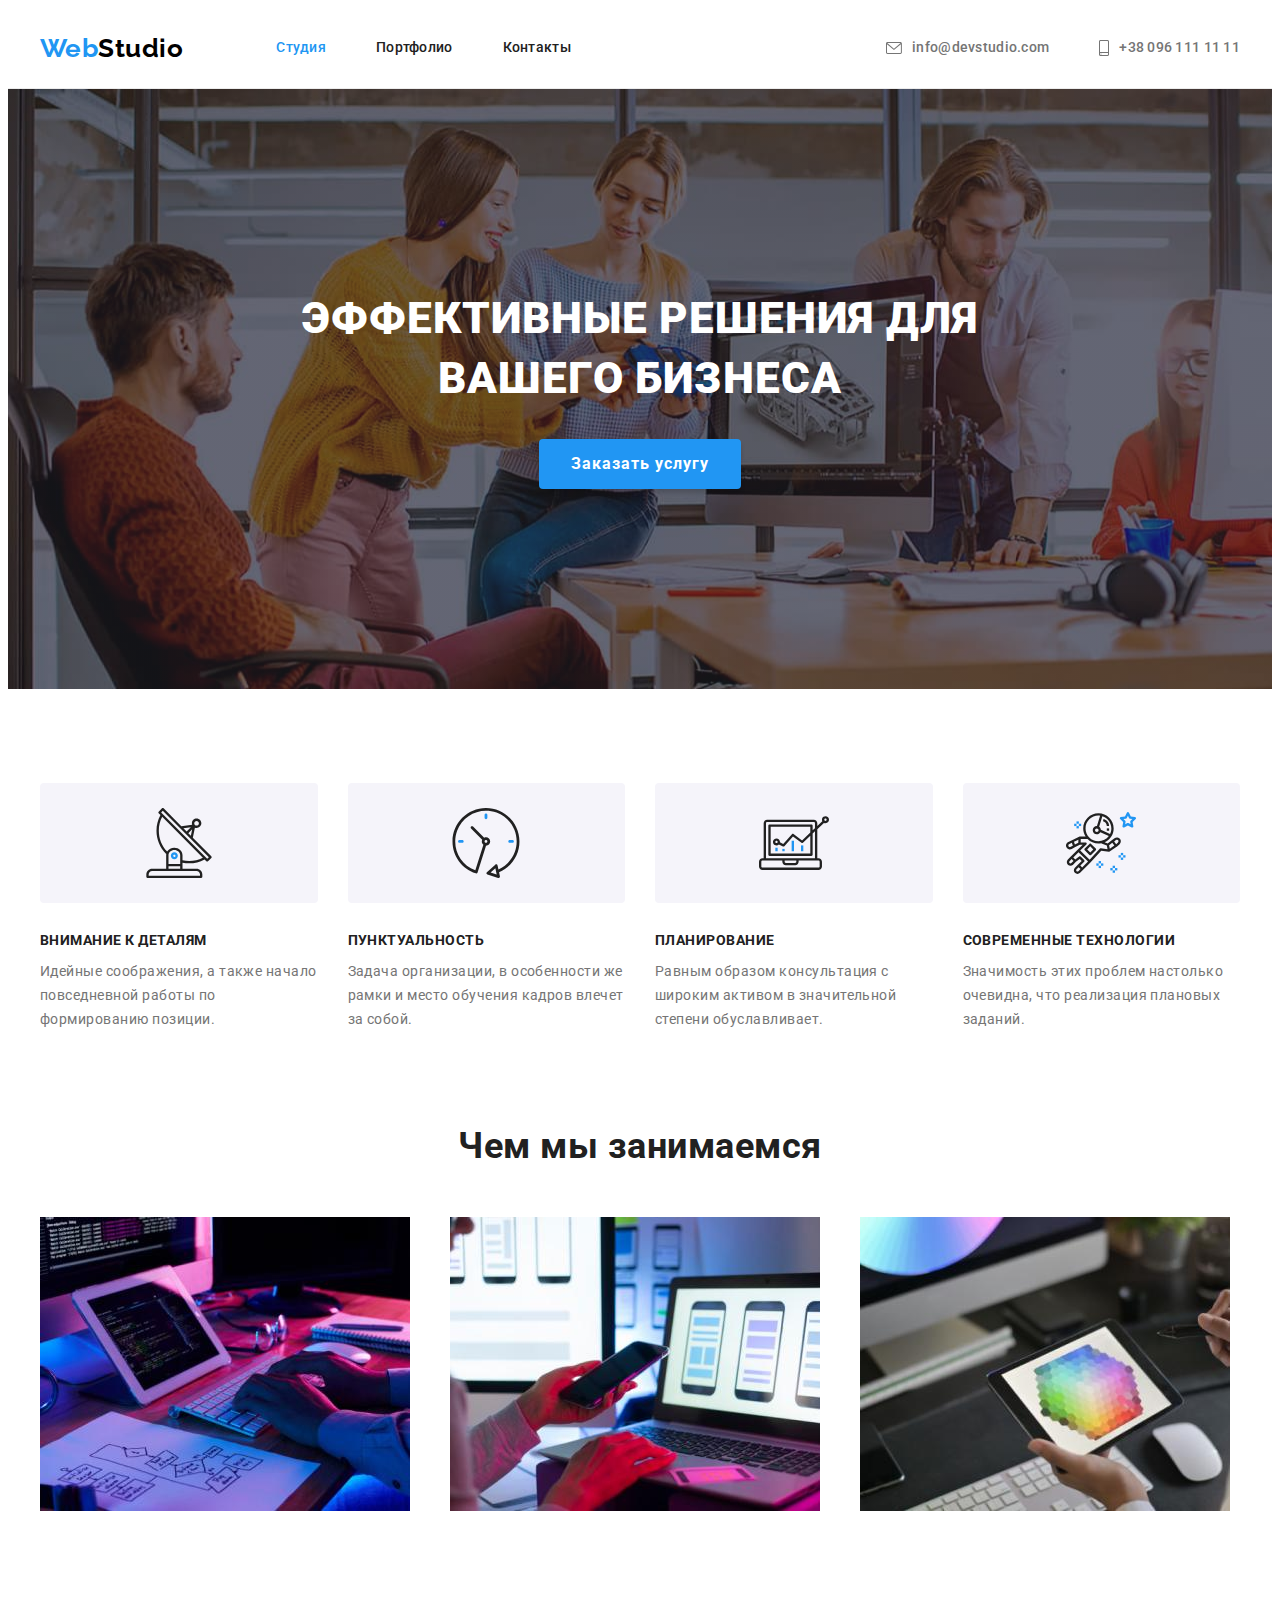
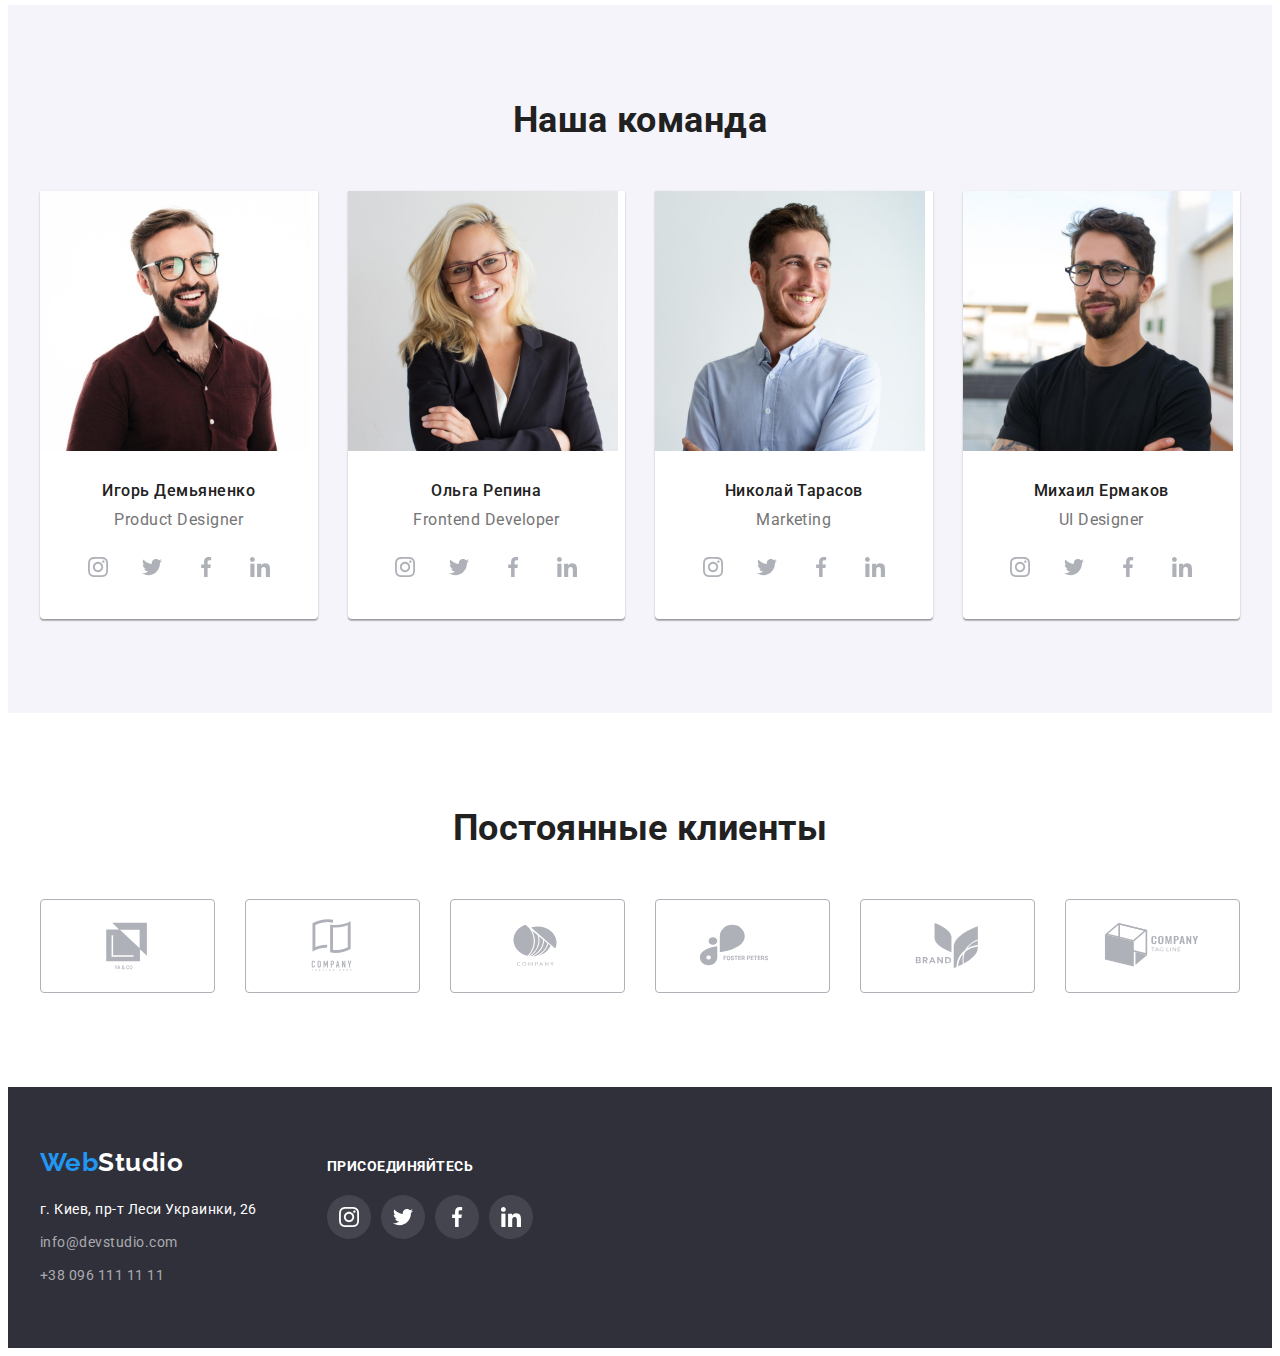
<file: index.html>
<!DOCTYPE html>
<html lang="ru">
  <head>
    <meta charset="UTF-8" />
    <meta http-equiv="X-UA-Compatible" content="IE=edge" />
    <meta name="viewport" content="width=device-width, initial-scale=1.0" />
    <meta name="description" content="Homework 3" />
    <link rel="preconnect" href="https://fonts.googleapis.com" />
    <link rel="preconnect" href="https://fonts.gstatic.com" crossorigin />
    <link
      href="https://fonts.googleapis.com/css2?family=Raleway:wght@700&family=Roboto:wght@400;500;700;900&display=swap"
      rel="stylesheet"
    />
    <link
      rel="stylesheet"
      href="https://cdnjs.cloudflare.com/ajax/libs/modern-normalize/1.1.0/modern-normalize.min.css"
      integrity="sha512-wpPYUAdjBVSE4KJnH1VR1HeZfpl1ub8YT/NKx4PuQ5NmX2tKuGu6U/JRp5y+Y8XG2tV+wKQpNHVUX03MfMFn9Q=="
      crossorigin="anonymous"
      referrerpolicy="no-referrer"
    />
    <link rel="stylesheet" href="./css/styles.css" />
    <title>WebStudio</title>
  </head>

  <body>
    <!-- Шапка -->
    <header class="header border">
      <div class="header container">
        <a class="header logo link" href="https://paulhighrow.github.io/goit-markup-hw-04/"
          ><span class="logo-web">Web</span>Studio</a
        >
        <nav>
          <ul class="list site-nav">
            <li><a class="link current" href="./index.html">Студия</a></li>
            <li><a class="link" href="./portfolio.html">Портфолио</a></li>
            <li><a class="link" href="">Контакты</a></li>
          </ul>
        </nav>
        <ul class="list contacts-nav">
          <li>
            <a class="link" href="mailto:info@devstudio.com">
              <svg class="icon envelope">
                <use href="./images/icons.svg#envelope"></use>
              </svg>
              info@devstudio.com
            </a>
          </li>
          <li>
            <a class="link" href="tel:+380961111111">
              <svg class="icon smartphone">
                <use href="./images/icons.svg#smartphone"></use>
              </svg>
              +38 096 111 11 11
            </a>
          </li>
        </ul>
      </div>
    </header>

    <!-- Уникальный контент страницы -->
    <main>
      <!-- Герой -->
      <section class="hero section">
        <div class="container">
          <h1 class="hero-title">Эффективные решения для вашего бизнеса</h1>
          <button class="btn order" type="button">Заказать услугу</button>
        </div>
      </section>

      <!-- Особенности -->
      <section class="feature section">
        <div class="feature container">
          <!-- Скрытый заголовок -->
          <h2 class="visually-hidden">Особенности компании</h2>
          <ul class="feature list">
            <li class="feature item">
              <div class="icon-box">
                <svg class="icon">
                  <use href="./images/icons.svg#antenna"></use>
                </svg>
              </div>
              <h3 class="feature-title">Внимание к деталям</h3>
              <p class="feature-text">
                Идейные соображения, а также начало повседневной работы по формированию позиции.
              </p>
            </li>
            <li class="feature item">
              <div class="icon-box">
                <svg class="icon">
                  <use href="./images/icons.svg#clock"></use>
                </svg>
              </div>
              <h3 class="feature-title">Пунктуальность</h3>
              <p class="feature-text">
                Задача организации, в особенности же рамки и место обучения кадров влечет за собой.
              </p>
            </li>
            <li class="feature item">
              <div class="icon-box">
                <svg class="icon">
                  <use href="./images/icons.svg#diagram"></use>
                </svg>
              </div>
              <h3 class="feature-title">Планирование</h3>
              <p class="feature-text">
                Равным образом консультация с широким активом в значительной степени обуславливает.
              </p>
            </li>
            <li class="feature item">
              <div class="icon-box">
                <svg class="icon">
                  <use href="./images/icons.svg#astronaut"></use>
                </svg>
              </div>
              <h3 class="feature-title">Современные технологии</h3>
              <p class="feature-text">
                Значимость этих проблем настолько очевидна, что реализация плановых заданий.
              </p>
            </li>
          </ul>
        </div>
      </section>

      <!-- Чем мы занимаемся -->
      <section class="skills section">
        <div class="container">
          <h2 class="skills-title">Чем мы занимаемся</h2>
          <ul class="skills list">
            <li class="skills item">
              <img src="./images/img1.jpg" alt="Создание сайтов" width="370" />
            </li>
            <li class="skills item">
              <img src="./images/img2.jpg" alt="Адаптивная верстка" width="370" />
            </li>
            <li class="skills item">
              <img src="./images/img3.jpg" alt="Настройка стилей" width="370" />
            </li>
          </ul>
        </div>
      </section>

      <!-- Команда -->
      <section class="team section">
        <div class="container">
          <h2 class="team-title">Наша команда</h2>
          <ul class="team list">
            <li class="team-card item">
              <img src="./images/imgteam1.jpg" alt="Игорь Демьяненко" width="270" />
              <div class="team-card-description">
                <h3 class="team-name">Игорь Демьяненко</h3>
                <p class="team-job">Product Designer</p>
                <ul class="social-network list">
                  <li>
                    <a
                      href=""
                      class="social-network link"
                      target="_blank"
                      rel="noopener noreferrer"
                      aria-label="Instagram"
                    >
                      <svg class="social-icon">
                        <use href="./images/icons.svg#instagram-icon"></use>
                      </svg>
                    </a>
                  </li>
                  <li>
                    <a
                      href=""
                      class="social-network link"
                      target="_blank"
                      rel="noopener noreferrer"
                      aria-label="Twitter"
                    >
                      <svg class="social-icon">
                        <use href="./images/icons.svg#twitter-icon"></use>
                      </svg>
                    </a>
                  </li>
                  <li>
                    <a
                      href=""
                      class="social-network link"
                      target="_blank"
                      rel="noopener noreferrer"
                      aria-label="Facebook"
                    >
                      <svg class="social-icon">
                        <use href="./images/icons.svg#facebook-icon"></use>
                      </svg>
                    </a>
                  </li>
                  <li>
                    <a
                      href=""
                      class="social-network link"
                      target="_blank"
                      rel="noopener noreferrer"
                      aria-label="LinkedIn"
                    >
                      <svg class="social-icon">
                        <use href="./images/icons.svg#linkedin-icon"></use>
                      </svg>
                    </a>
                  </li>
                </ul>
              </div>
            </li>
            <li class="team-card item">
              <img src="./images/imgteam2.jpg" alt="Ольга Репина" width="270" />
              <div class="team-card-description">
                <h3 class="team-name">Ольга Репина</h3>
                <p class="team-job">Frontend Developer</p>
                <ul class="social-network list">
                  <li>
                    <a
                      href=""
                      class="social-network link"
                      target="_blank"
                      rel="noopener noreferrer"
                      aria-label="Instagram"
                    >
                      <svg class="social-icon">
                        <use href="./images/icons.svg#instagram-icon"></use>
                      </svg>
                    </a>
                  </li>
                  <li>
                    <a
                      href=""
                      class="social-network link"
                      target="_blank"
                      rel="noopener noreferrer"
                      aria-label="Twitter"
                    >
                      <svg class="social-icon">
                        <use href="./images/icons.svg#twitter-icon"></use>
                      </svg>
                    </a>
                  </li>
                  <li>
                    <a
                      href=""
                      class="social-network link"
                      target="_blank"
                      rel="noopener noreferrer"
                      aria-label="Facebook"
                    >
                      <svg class="social-icon">
                        <use href="./images/icons.svg#facebook-icon"></use>
                      </svg>
                    </a>
                  </li>
                  <li>
                    <a
                      href=""
                      class="social-network link"
                      target="_blank"
                      rel="noopener noreferrer"
                      aria-label="LinkedIn"
                    >
                      <svg class="social-icon">
                        <use href="./images/icons.svg#linkedin-icon"></use>
                      </svg>
                    </a>
                  </li>
                </ul>
              </div>
            </li>
            <li class="team-card item">
              <img src="./images/imgteam3.jpg" alt="Николай Тарасов" width="270" />
              <div class="team-card-description">
                <h3 class="team-name">Николай Тарасов</h3>
                <p class="team-job">Marketing</p>
                <ul class="social-network list">
                  <li>
                    <a
                      href=""
                      class="social-network link"
                      target="_blank"
                      rel="noopener noreferrer"
                      aria-label="Instagram"
                    >
                      <svg class="social-icon">
                        <use href="./images/icons.svg#instagram-icon"></use>
                      </svg>
                    </a>
                  </li>
                  <li>
                    <a
                      href=""
                      class="social-network link"
                      target="_blank"
                      rel="noopener noreferrer"
                      aria-label="Twitter"
                    >
                      <svg class="social-icon">
                        <use href="./images/icons.svg#twitter-icon"></use>
                      </svg>
                    </a>
                  </li>
                  <li>
                    <a
                      href=""
                      class="social-network link"
                      target="_blank"
                      rel="noopener noreferrer"
                      aria-label="Facebook"
                    >
                      <svg class="social-icon">
                        <use href="./images/icons.svg#facebook-icon"></use>
                      </svg>
                    </a>
                  </li>
                  <li>
                    <a
                      href=""
                      class="social-network link"
                      target="_blank"
                      rel="noopener noreferrer"
                      aria-label="LinkedIn"
                    >
                      <svg class="social-icon">
                        <use href="./images/icons.svg#linkedin-icon"></use>
                      </svg>
                    </a>
                  </li>
                </ul>
              </div>
            </li>
            <li class="team-card item">
              <img src="./images/imgteam4.jpg" alt="Михаил Ермаков" width="270" />
              <div class="team-card-description">
                <h3 class="team-name">Михаил Ермаков</h3>
                <p class="team-job">UI Designer</p>
                <ul class="social-network list">
                  <li>
                    <a
                      href=""
                      class="social-network link"
                      target="_blank"
                      rel="noopener noreferrer"
                      aria-label="Instagram"
                    >
                      <svg class="social-icon">
                        <use href="./images/icons.svg#instagram-icon"></use>
                      </svg>
                    </a>
                  </li>
                  <li>
                    <a
                      href=""
                      class="social-network link"
                      target="_blank"
                      rel="noopener noreferrer"
                      aria-label="Twitter"
                    >
                      <svg class="social-icon">
                        <use href="./images/icons.svg#twitter-icon"></use>
                      </svg>
                    </a>
                  </li>
                  <li>
                    <a
                      href=""
                      class="social-network link"
                      target="_blank"
                      rel="noopener noreferrer"
                      aria-label="Facebook"
                    >
                      <svg class="social-icon">
                        <use href="./images/icons.svg#facebook-icon"></use>
                      </svg>
                    </a>
                  </li>
                  <li>
                    <a
                      href=""
                      class="social-network link"
                      target="_blank"
                      rel="noopener noreferrer"
                      aria-label="LinkedIn"
                    >
                      <svg class="social-icon">
                        <use href="./images/icons.svg#linkedin-icon"></use>
                      </svg>
                    </a>
                  </li>
                </ul>
              </div>
            </li>
          </ul>
        </div>
      </section>

      <!-- Постоянные клиенты -->
      <section class="customers section">
        <div class="container">
          <h2 class="customers-title">Постоянные клиенты</h2>
          <ul class="customers list">
            <li class="customers item">
              <a
                href=""
                class="customers link"
                target="_blank"
                rel="noopener noreferrer"
                aria-label="YA & CO"
              >
                <svg class="customer icon">
                  <use href="./images/icons.svg#customer-logo-one"></use>
                </svg>
              </a>
            </li>
            <li class="customers item">
              <a
                href=""
                class="customers link"
                target="_blank"
                rel="noopener noreferrer"
                aria-label="Company Tagline Here"
              >
                <svg class="customer icon">
                  <use href="./images/icons.svg#customer-logo-two"></use>
                </svg>
              </a>
            </li>
            <li class="customers item">
              <a
                href=""
                class="customers link"
                target="_blank"
                rel="noopener noreferrer"
                aria-label="Company"
              >
                <svg class="customer icon">
                  <use href="./images/icons.svg#customer-logo-three"></use>
                </svg>
              </a>
            </li>
            <li class="customers item">
              <a
                href=""
                class="customers link"
                target="_blank"
                rel="noopener noreferrer"
                aria-label="Foster Peters Company"
              >
                <svg class="customer icon">
                  <use href="./images/icons.svg#customer-logo-four"></use>
                </svg>
              </a>
            </li>
            <li class="customers item">
              <a
                href=""
                class="customers link"
                target="_blank"
                rel="noopener noreferrer"
                aria-label="Brand"
              >
                <svg class="customer icon">
                  <use href="./images/icons.svg#customer-logo-five"></use>
                </svg>
              </a>
            </li>
            <li class="customers item">
              <a
                href=""
                class="customers link"
                target="_blank"
                rel="noopener noreferrer"
                aria-label="Company Tag Line"
              >
                <svg class="customer icon">
                  <use href="./images/icons.svg#customer-logo-six"></use>
                </svg>
              </a>
            </li>
          </ul>
        </div>
      </section>
    </main>

    <!-- Футер -->
    <footer class="footer">
      <div class="container">
        <div class="address-container">
          <a class="footer logo link" href="https://paulhighrow.github.io/goit-markup-hw-04/"
            ><span class="logo-web">Web</span>Studio</a
          >
          <address class="contacts-footer">
            <ul class="list">
              <li class="footer-item">
                <a
                  class="link map"
                  href="https://goo.gl/maps/2sMYUYJxxCQfDP4a9"
                  target="_blank"
                  rel="noopener noreferrer"
                >
                  г. Киев, пр-т Леси Украинки, 26
                </a>
              </li>
              <li class="footer-item">
                <a class="contacts-footer link" href="mailto:info@devstudio.com"
                  >info@devstudio.com</a
                >
              </li>
              <li class="footer-item">
                <a class="contacts-footer link" href="tel:+380961111111">+38 096 111 11 11</a>
              </li>
            </ul>
          </address>
        </div>
        <div class="social-network-container">
          <h3 class="footer-title">присоединяйтесь</h3>
          <ul class="social-network list">
            <li>
              <a
                href=""
                class="social-network link"
                target="_blank"
                rel="noopener noreferrer"
                aria-label="Instagram"
              >
                <svg class="social-icon">
                  <use href="./images/icons.svg#instagram-icon"></use>
                </svg>
              </a>
            </li>
            <li>
              <a
                href=""
                class="social-network link"
                target="_blank"
                rel="noopener noreferrer"
                aria-label="Twitter"
              >
                <svg class="social-icon">
                  <use href="./images/icons.svg#twitter-icon"></use>
                </svg>
              </a>
            </li>
            <li>
              <a
                href=""
                class="social-network link"
                target="_blank"
                rel="noopener noreferrer"
                aria-label="Facebook"
              >
                <svg class="social-icon">
                  <use href="./images/icons.svg#facebook-icon"></use>
                </svg>
              </a>
            </li>
            <li>
              <a
                href=""
                class="social-network link"
                target="_blank"
                rel="noopener noreferrer"
                aria-label="LinkedIn"
              >
                <svg class="social-icon">
                  <use href="./images/icons.svg#linkedin-icon"></use>
                </svg>
              </a>
            </li>
          </ul>
        </div>
      </div>
    </footer>
  </body>
</html>
</file>
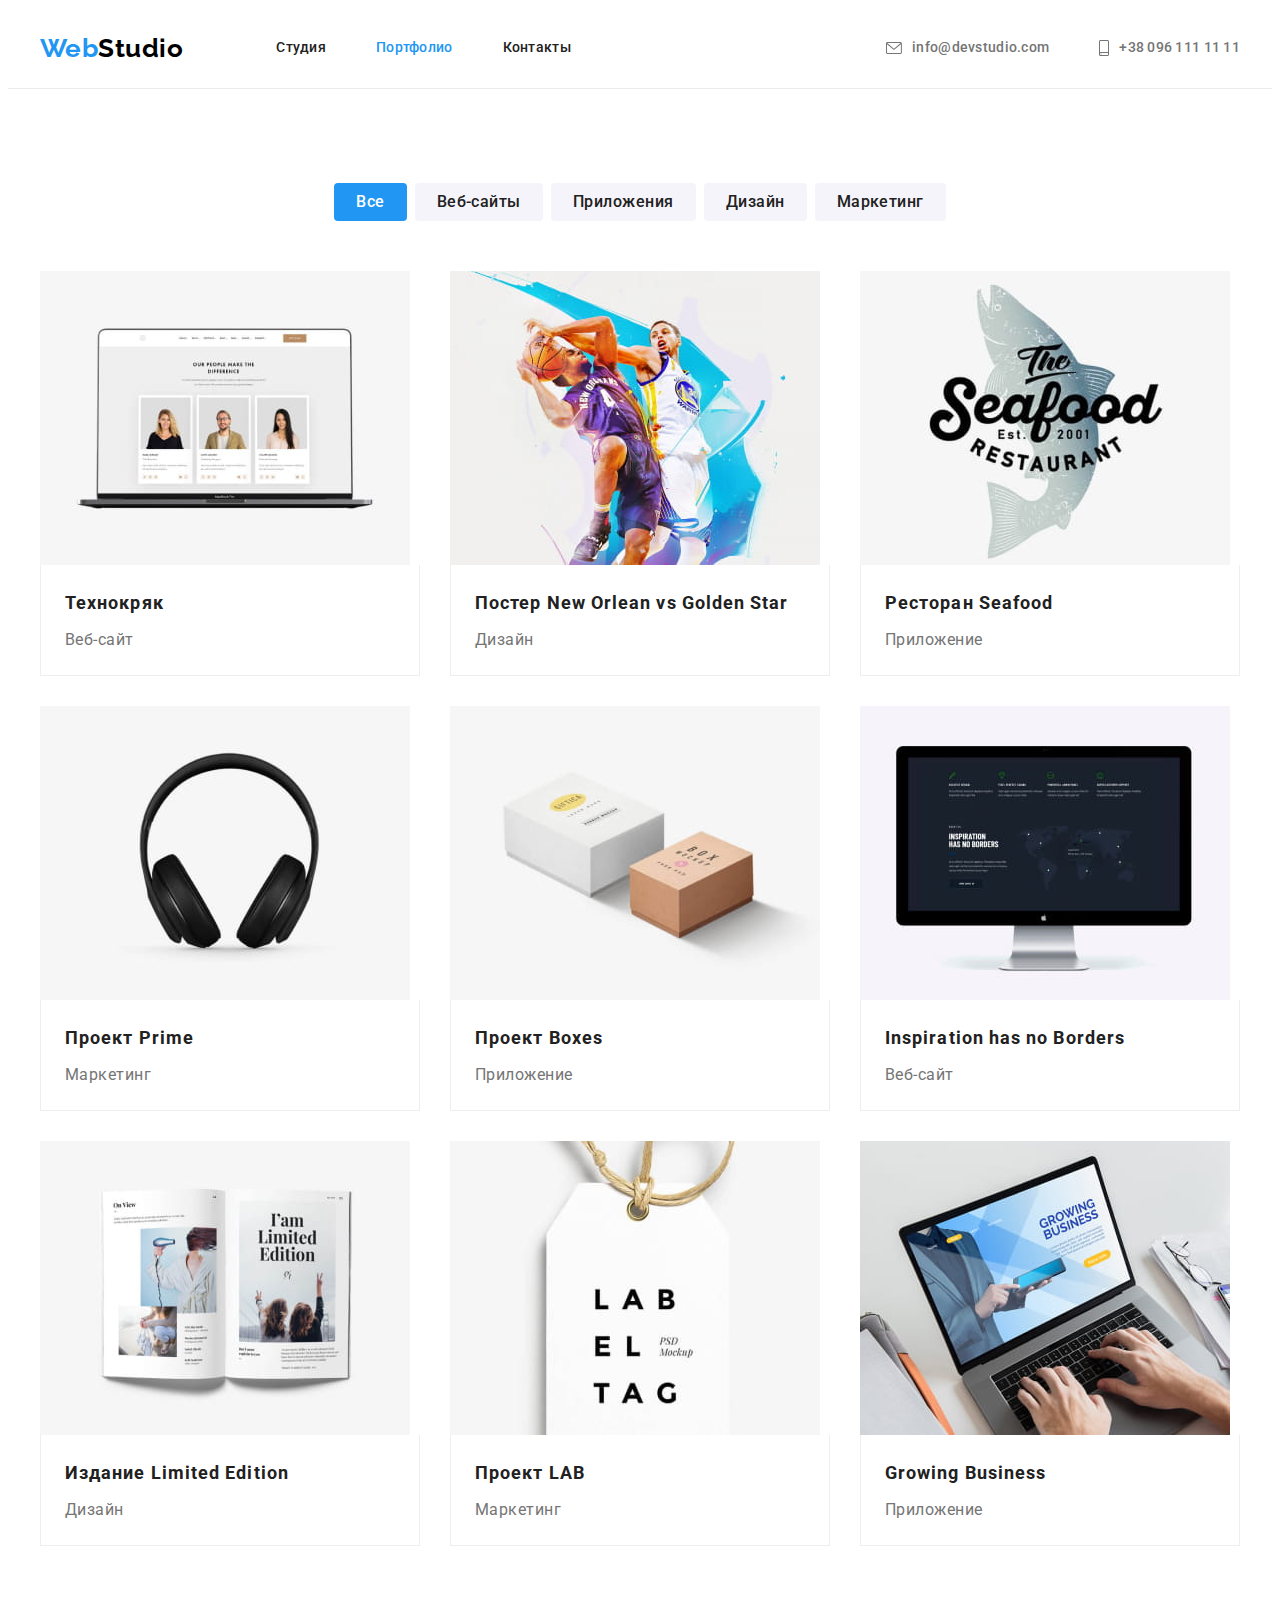
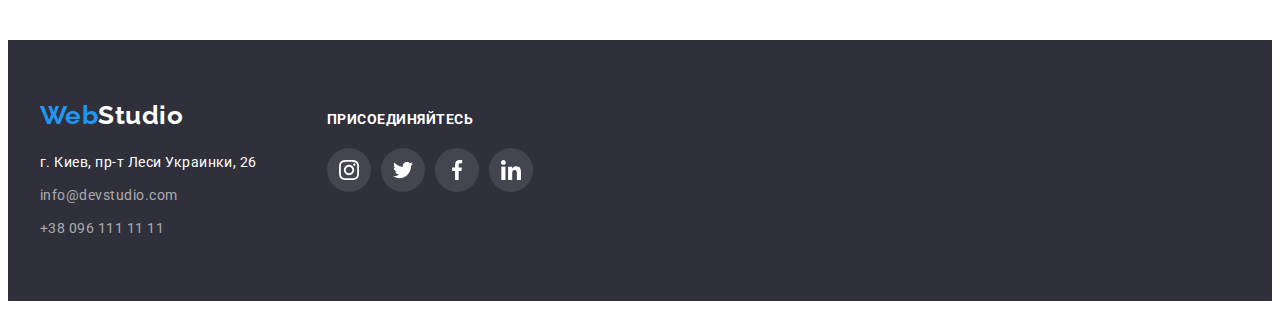
<file: portfolio.html>
<!DOCTYPE html>
<html lang="ru">
  <head>
    <meta charset="UTF-8" />
    <meta http-equiv="X-UA-Compatible" content="IE=edge" />
    <meta name="viewport" content="width=device-width, initial-scale=1.0" />
    <meta name="description" content="Homework 3" />
    <link rel="preconnect" href="https://fonts.googleapis.com" />
    <link rel="preconnect" href="https://fonts.gstatic.com" crossorigin />
    <link
      href="https://fonts.googleapis.com/css2?family=Raleway:wght@700&family=Roboto:wght@400;500;700;900&display=swap"
      rel="stylesheet"
    />
    <link
      rel="stylesheet"
      href="https://cdnjs.cloudflare.com/ajax/libs/modern-normalize/1.1.0/modern-normalize.min.css"
      integrity="sha512-wpPYUAdjBVSE4KJnH1VR1HeZfpl1ub8YT/NKx4PuQ5NmX2tKuGu6U/JRp5y+Y8XG2tV+wKQpNHVUX03MfMFn9Q=="
      crossorigin="anonymous"
      referrerpolicy="no-referrer"
    />
    <link rel="stylesheet" href="./css/styles.css" />
    <title>WebStudio Portfolio</title>
  </head>

  <body>
    <!-- Шапка -->
    <header class="header border">
      <div class="header container">
        <a class="header logo link" href="https://paulhighrow.github.io/goit-markup-hw-04/"
          ><span class="logo-web">Web</span>Studio</a
        >
        <nav>
          <ul class="list site-nav">
            <li><a class="link" href="./index.html">Студия</a></li>
            <li><a class="link current" href="./portfolio.html">Портфолио</a></li>
            <li><a class="link" href="">Контакты</a></li>
          </ul>
        </nav>
        <ul class="list contacts-nav">
          <li>
            <a class="link" href="mailto:info@devstudio.com">
              <svg class="icon envelope">
                <use href="./images/icons.svg#envelope"></use>
              </svg>
              info@devstudio.com
            </a>
          </li>
          <li>
            <a class="link" href="tel:+380961111111">
              <svg class="icon smartphone">
                <use href="./images/icons.svg#smartphone"></use>
              </svg>
              +38 096 111 11 11
            </a>
          </li>
        </ul>
      </div>
    </header>

    <!-- Уникальный контент страницы -->
    <main>
      <!-- Портфолио -->
      <section class="section">
        <div class="container">
          <!-- Скрытый заголовок -->
          <h1 class="visually-hidden">Портфолио студии</h1>
          <!-- Фильтр -->
          <ul class="filter list">
            <li><button class="btn current" type="button">Все</button></li>
            <li><button class="btn" type="button">Веб-сайты</button></li>
            <li><button class="btn" type="button">Приложения</button></li>
            <li><button class="btn" type="button">Дизайн</button></li>
            <li><button class="btn" type="button">Маркетинг</button></li>
          </ul>
          <!-- Проекты -->
          <ul class="project list">
            <li class="project-card item">
              <a class="card-link" href="">
                <img src="./images/img-port1.jpg" alt="Веб-сайт Технокряк" width="370" />
                <div class="card-description">
                  <h2 class="card-title">Технокряк</h2>
                  <p class="card-category">Веб-сайт</p>
                </div>
              </a>
            </li>
            <li class="project-card item">
              <a class="card-link" href="">
                <img src="./images/img-port2.jpg" alt="Два баскетболиста" width="370" />
                <div class="card-description">
                  <h2 class="card-title">Постер New Orlean vs Golden Star</h2>
                  <p class="card-category">Дизайн</p>
                </div>
              </a>
            </li>
            <li class="project-card item">
              <a class="card-link" href="">
                <img src="./images/img-port3.jpg" alt="Логотип ресторана Seafood" width="370" />
                <div class="card-description">
                  <h2 class="card-title">Ресторан Seafood</h2>
                  <p class="card-category">Приложение</p>
                </div>
              </a>
            </li>
            <li class="project-card item">
              <a class="card-link" href="">
                <img src="./images/img-port4.jpg" alt="Наушники" width="370" />
                <div class="card-description">
                  <h2 class="card-title">Проект Prime</h2>
                  <p class="card-category">Маркетинг</p>
                </div>
              </a>
            </li>
            <li class="project-card item">
              <a class="card-link" href="">
                <img src="./images/img-port5.jpg" alt="Логотип приложения Boxes" width="370" />
                <div class="card-description">
                  <h2 class="card-title">Проект Boxes</h2>
                  <p class="card-category">Приложение</p>
                </div>
              </a>
            </li>
            <li class="project-card item">
              <a class="card-link" href="">
                <img
                  src="./images/img-port6.jpg"
                  alt="Веб-сайт Inspiration has no Borders"
                  width="370"
                />
                <div class="card-description">
                  <h2 class="card-title">Inspiration has no Borders</h2>
                  <p class="card-category">Веб-сайт</p>
                </div>
              </a>
            </li>
            <li class="project-card item">
              <a class="card-link" href="">
                <img
                  src="./images/img-port7.jpg"
                  alt="Дизайн издания Limited Edition"
                  width="370"
                />
                <div class="card-description">
                  <h2 class="card-title">Издание Limited Edition</h2>
                  <p class="card-category">Дизайн</p>
                </div>
              </a>
            </li>
            <li class="project-card item">
              <a class="card-link" href="">
                <img src="./images/img-port8.jpg" alt="Логотип проекта LAB" width="370" />
                <div class="card-description">
                  <h2 class="card-title">Проект LAB</h2>
                  <p class="card-category">Маркетинг</p>
                </div>
              </a>
            </li>
            <li class="project-card item">
              <a class="card-link" href="">
                <img src="./images/img-port9.jpg" alt="Приложение Growing Business" width="370" />
                <div class="card-description">
                  <h2 class="card-title">Growing Business</h2>
                  <p class="card-category">Приложение</p>
                </div>
              </a>
            </li>
          </ul>
        </div>
      </section>
    </main>
    <!-- Футер -->
    <footer class="footer">
      <div class="container">
        <div class="address-container">
          <a class="footer logo link" href="https://paulhighrow.github.io/goit-markup-hw-04/"
            ><span class="logo-web">Web</span>Studio</a
          >
          <address class="contacts-footer">
            <ul class="list">
              <li class="footer-item">
                <a
                  class="link map"
                  href="https://goo.gl/maps/2sMYUYJxxCQfDP4a9"
                  target="_blank"
                  rel="noopener noreferrer"
                >
                  г. Киев, пр-т Леси Украинки, 26
                </a>
              </li>
              <li class="footer-item">
                <a class="contacts-footer link" href="mailto:info@devstudio.com"
                  >info@devstudio.com</a
                >
              </li>
              <li class="footer-item">
                <a class="contacts-footer link" href="tel:+380961111111">+38 096 111 11 11</a>
              </li>
            </ul>
          </address>
        </div>
        <div class="social-network-container">
          <h3 class="footer-title">присоединяйтесь</h3>
          <ul class="social-network list">
            <li>
              <a
                href=""
                class="social-network link"
                target="_blank"
                rel="noopener noreferrer"
                aria-label="Instagram"
              >
                <svg class="social-icon">
                  <use href="./images/icons.svg#instagram-icon"></use>
                </svg>
              </a>
            </li>
            <li>
              <a
                href=""
                class="social-network link"
                target="_blank"
                rel="noopener noreferrer"
                aria-label="Twitter"
              >
                <svg class="social-icon">
                  <use href="./images/icons.svg#twitter-icon"></use>
                </svg>
              </a>
            </li>
            <li>
              <a
                href=""
                class="social-network link"
                target="_blank"
                rel="noopener noreferrer"
                aria-label="Facebook"
              >
                <svg class="social-icon">
                  <use href="./images/icons.svg#facebook-icon"></use>
                </svg>
              </a>
            </li>
            <li>
              <a
                href=""
                class="social-network link"
                target="_blank"
                rel="noopener noreferrer"
                aria-label="LinkedIn"
              >
                <svg class="social-icon">
                  <use href="./images/icons.svg#linkedin-icon"></use>
                </svg>
              </a>
            </li>
          </ul>
        </div>
      </div>
    </footer>
  </body>
</html>
</file>
<file: css/styles.css>
:root {
  /* Переменные цветов */

  --main-color: #757575;
  --secondary-color: #212121;
  --triary-color: #ffffff;
  --bg-color: #2f303a;
  --secondary-bg-color: #f5f4fa;
  --logo-color: #000000;
  --accent-color: #2196f3;
  --secondary-accent-color: #188ce8;
  --header-border: #ececec;
  --card-border: #eeeeee;
  --customer-color: #afb1b8;

  /* Переменные шрифтов */
  --main-font-family: 'Roboto', sans-serif;
  --secondary-font-family: 'Raleway', sans-serif;

  /* Переменные отступов между элементами сеток */
  --indent: 30px;
  --filter-indent: 8px;
}

/* Наследуемые стили */
body {
  font-family: var(--main-font-family);
  color: var(--main-color);
  letter-spacing: 0.03em;
}

/* Сброс встроенной геометрии для заголовков, абзацев и списков */
h1,
h2,
h3,
h4,
h5,
h6,
p,
ul {
  margin: 0;
  padding: 0;
}

/* Сброс четырехпиксельных зазоров у изображений */
img {
  display: block;
}

svg {
  display: block;
}

/* Класс для скрытых заголовков */
.visually-hidden {
  position: absolute;
  width: 1px;
  height: 1px;
  margin: -1px;
  border: 0;
  padding: 0;

  white-space: nowrap;
  clip-path: inset(100%);
  clip: rect(0 0 0 0);
  overflow: hidden;
}

/* Сброс маркеров списков */
.list {
  list-style: none;
}

/* Сброс подчеркивания для ссылок */
.link {
  text-decoration: none;
}

/* Эффекты hover и focus для всех ссылок, кроме логотипа */
.link:hover:not(.logo),
.link:focus:not(.logo) {
  color: var(--accent-color);
}

/* Размеры и отступы контейнеров контента */
.container {
  width: 1200px;
  padding-left: 15px;
  padding-right: 15px;
  margin: 0 auto;
}

/* Вертикальное наполнение секций */
.section {
  padding-top: 94px;
  padding-bottom: 94px;
}

/* Общая формула для масштабирования ширины элементов сеток */
.item {
  flex-basis: calc((100% - var(--indent) * (var(--items) - 1)) / var(--items));
}

/* =============== Стили шапки =============== */

/* Нижняя рамка шапки */
.header.border {
  border-bottom: 1px solid var(--header-border);
}

/* Смена типа отображения элементов шапки */
.header.container {
  display: flex;
  align-items: center;
}

/* Стили логотипа студии в шапке */
.logo {
  font-family: var(--secondary-font-family);
  font-weight: 700;
  font-size: 26px;
  line-height: 1.19;
}

/* Цвет и отступ логотипа в шапке  */
.header.logo {
  margin-right: 93px;
  color: var(--logo-color);
}

/* Списки шапки */
.site-nav,
.contacts-nav {
  /* Расположение элементов шапки */
  display: flex;
  margin-left: auto;
  gap: 50px;

  /* Шрифт шапки */
  font-weight: 500;
  font-size: 14px;
  line-height: 1.14;

  /* Уникальный символьный интервал в шапке */
  letter-spacing: 0.02em;
}

/* Активная область ссылок навигации */
.site-nav .link,
.contacts-nav .link {
  display: block;
  padding: 32px 0;
}

/* Цвета элементов шапки */
.site-nav .link {
  color: var(--secondary-color);
}

.contacts-nav .link {
  /* Цвет ссылок контактов */
  color: var(--main-color);

  /* Выравнивание иконок контактов */
  display: inline-flex;
  align-items: center;
  justify-content: center;
}

/* Отступ от иконки */
.contacts-nav .icon {
  margin-right: 10px;
  /* Цвет иконки */
  fill: currentColor;
}

/* Размеры иконок хедера */
.envelope {
  width: 16px;
  height: 12px;
}

.smartphone {
  width: 10px;
  height: 16px;
}

.logo-web {
  color: var(--accent-color);
}

/* Отметка текущей страницы */
.link.current {
  color: var(--accent-color);
}

/* =============== Стили контента главной страницы =============== */
/* =============== Герой =============== */

.hero {
  background-color: var(--bg-color);
  color: var(--triary-color);
  line-height: 1.36;
  text-align: center;
  letter-spacing: 0.06em;
  text-transform: uppercase;

  /* Фоновое изображение героя, затемненное градиентом */
  background-image: linear-gradient(to right, rgba(47, 48, 58, 0.4), rgba(47, 48, 58, 0.4)),
    url('../images/bg-img.jpg');

  /* Ограничение размеров изображения */
  max-width: 1600px;
  margin: 0 auto;
}

/* Подгон размеров блока героя до значений макета */
.hero.section {
  padding: 200px 0;
}

/* Заголовок героя */
.hero-title {
  /* Ширина и центрирование элемента */
  width: 696px;
  margin: auto;
  margin-bottom: 30px;

  /* Стили шрифта, которые заголовок не может унаследовать */
  font-weight: 900;
  font-size: 44px;
}

/* Кнопка-герой */
.btn.order {
  /* Размеры, рамка и отступы кнопки */
  padding: 10px 32px;
  border-radius: 4px;
  border: none;

  /* Шрифт кнопки */
  font-weight: 700;
  font-size: 16px;
  line-height: 1.88;
  letter-spacing: inherit;

  /* Цвета и тень кнопки */
  color: var(--triary-color);
  background-color: var(--accent-color);
  box-shadow: 0px 4px 4px rgba(0, 0, 0, 0.15);
}

/* Эффекты кнопки-героя */
.btn.order:hover,
.btn.order:focus {
  background-color: var(--secondary-accent-color);
}

/* =============== Особенности компании =============== */
/* Смена типа отображения списка особенностей */
.feature.list {
  display: flex;
  flex-wrap: wrap;
  gap: var(--indent);
}

/* Переменная количества элементов в строке секции особенностей */
.feature.item {
  --items: 4;
}

/* Фон иконки и отступ от него */
.feature .icon-box {
  background-color: var(--secondary-bg-color);
  border-radius: 4px;

  margin-bottom: 30px;
  width: 100%;
  height: 120px;

  display: inline-flex;
  align-items: center;
  justify-content: center;
}

/* Размеры иконок */
.icon-box .icon {
  max-height: 70px;
  max-width: 70px;
}

/* Стиль заголовков списка особенностей */
.feature-title {
  margin-bottom: 10px;

  font-size: 14px;
  line-height: 1.14;
  text-transform: uppercase;

  color: var(--secondary-color);
}

/* Стиль текста списка */
.feature-text {
  font-size: 14px;
  line-height: calc(24 / 14);
}

/* =============== Чем мы занимаемся =============== */
/* Стиль заголовков списков скиллов, команды и постоянных клиентов */
.skills-title,
.team-title,
.customers-title {
  margin-bottom: 50px;

  font-size: 36px;
  line-height: 1.17;
  text-align: center;

  color: var(--secondary-color);
}

/* Выравнивание отступа от границы секции для обеспечения правильного расстояния между контейнерами */
.skills.section {
  padding-top: 0;
}

/* Расположение элементов по горизонтали и отступы */
.skills.list {
  display: flex;
  flex-wrap: wrap;
  gap: var(--indent);
}

/* Переменная количества элементов в строке секции скиллов */
.skills.item {
  --items: 3;
}

/* =============== Команда =============== */
/* Фон секции */
.team {
  background-color: var(--secondary-bg-color);
}

/* Расположение элементов по горизонтали и отступы */
.team.list {
  display: flex;
  flex-wrap: wrap;
  gap: var(--indent);
}

/* Фон и закругленные нижние рамки карточек сотрудников */
.team-card {
  background-color: var(--triary-color);
  border-bottom-left-radius: 4px;
  border-bottom-right-radius: 4px;
  box-shadow: 0px 1px 3px rgba(0, 0, 0, 0.12), 0px 1px 1px rgba(0, 0, 0, 0.14),
    0px 2px 1px rgba(0, 0, 0, 0.2);
}

/* Переменная количества элементов в строке секции команды */
.team-card.item {
  --items: 4;
}

/* Имена сотрудников */
.team-name {
  margin-bottom: 10px;

  font-weight: 500;
  font-size: 16px;
  line-height: 1.19;

  color: var(--secondary-color);
}

/* Должности */
.team-job {
  margin-bottom: 16px;

  font-size: 16px;
  line-height: 1.19;
}

/* Центрирование имен и должностей сотрудников  */
.team-name,
.team-job {
  text-align: center;
}

/* Вертикальные поля текста карточек сотрудников */
.team-card-description {
  padding: 30px 10px;
}

/* Расположение ссылок на социальные сети в секции сотрудников и в футере*/
.social-network {
  /* Общий флекс для элементов списка и каждой ссылки по отдельности */
  display: flex;
  align-items: center;
  justify-content: center;
  gap: 10px;
}

/* Оформление ссылок соцсетей сотрудников */
.social-network.link {
  width: 44px;
  height: 44px;
  border-radius: 50%;
  fill: var(--customer-color);
}

/* Оформление ссылок соцсетей футера, перенесены сюда для соблюдения правил каскадности */
.footer .social-network.link {
  fill: var(--triary-color);
  background-color: rgba(255, 255, 255, 0.1);
}

/* Эффекты для ссылок соцсетей сотрудников */
.social-network.link:hover,
.social-network.link:focus {
  background-color: var(--accent-color);
  fill: var(--triary-color);
}

/* Размеры иконок соцсетей */
.social-icon {
  width: 20px;
  height: 20px;
}

/* =============== Постоянные клиенты =============== */
/* Расположение элементов по горизонтали и отступы */
.customers.list {
  display: flex;
  flex-wrap: wrap;
  gap: var(--indent);
}

/* Стиль элементов списка клиентов */
.customers.item {
  /* Переменная количества элементов в строке секции команды */
  --items: 6;
}

/* Стиль иконок-ссылок в секции постоянных клиентов */
.customers.link {
  /* Рамка элемента */
  border: 1px solid var(--customer-color);
  border-radius: 4px;

  /* Цвет иконки */
  fill: var(--customer-color);

  /* Высота элемента */
  height: 92px;

  /* Выравнивание иконки по центру элемента */
  display: flex;
  justify-content: center;
  align-items: center;
}

/* Размеры иконки */
.customer.icon {
  width: 106px;
  height: 60px;
}

/* Эффект ховера для элементов списка постоянных клиентов */
.customers.link:hover,
.customers.link:focus {
  border: 1px solid var(--accent-color);
  fill: var(--accent-color);
}

/* =============== Футер =============== */
/* Цвет и отступы фона */
.footer:not(.logo) {
  background-color: var(--bg-color);
  padding-top: 60px;
  padding-bottom: 60px;
}

/* Цвет и отступ логотипа в футере */
.footer.logo {
  display: block;
  margin-bottom: 20px;

  color: var(--triary-color);
}

/* Отступы между элементами списка, кроме последнего */
.footer-item:not(:last-child) {
  display: block;
  margin-bottom: 9px;
}

/* Сброс курсива элемента address */
.contacts-footer {
  font-style: normal;
}

/* Стили элемента address, уникальный цвет с макета */
.contacts-footer .link {
  color: rgba(255, 255, 255, 0.6);

  font-size: 14px;
  line-height: 1.71;
}

/* Цвет адреса */
.link.map {
  color: var(--triary-color);
}

/* Расположение и выравнивание двух контейнеров в футере */
.footer > .container {
  display: flex;
  align-items: baseline;
}

/* Отступ от контейнера контактной информации */
.address-container {
  margin-right: 70px;
}

/* Стиль заголовка списка соцсетей в футере */
.footer-title {
  margin-bottom: 20px;

  font-size: 14px;
  line-height: 1.14;
  text-transform: uppercase;

  color: var(--triary-color);
}

/* =============== Стили контента страницы портфолио =============== */
/* =============== Стили фильтра =============== */

/* Расположение кнопок фильтра */
.filter.list {
  display: flex;
  justify-content: center;
  gap: var(--filter-indent);
  margin-bottom: 50px;
}

/* Стили кнопок фильтра */
.btn {
  padding: 6px 22px;

  font-family: inherit;
  font-weight: 500;
  cursor: pointer;
  font-size: 16px;
  line-height: 1.62;
  letter-spacing: inherit;

  color: var(--secondary-color);
  background-color: var(--secondary-bg-color);
  border: none;
  border-radius: 4px;
}

/* Эффект кнопки, выбранной по умолчанию */
.btn.current {
  color: var(--triary-color);
  background-color: var(--accent-color);
}

/* Эффекты кнопок фильтра */
.btn:hover,
.btn:focus,
.btn:active {
  color: var(--triary-color);
  background-color: var(--accent-color);
  box-shadow: 0px 3px 1px rgba(0, 0, 0, 0.1), 0px 1px 2px rgba(0, 0, 0, 0.08),
    0px 2px 2px rgba(0, 0, 0, 0.12);
}

/* =============== Стили карточек =============== */
.project.list {
  display: flex;
  flex-wrap: wrap;
  gap: var(--indent);
}

/* Переменная количества элементов в строке секции портфолио */
.project-card.item {
  --items: 3;
}

/* Сброс подчеркивания для ссылок карточек */
.card-link {
  text-decoration: none;

  /* Изменение типа блочной модели элемента для реализации декоративных эффектов */
  display: block;
}

/* Тень карточки при ховере и фокусе */
.card-link:hover,
.card-link:focus {
  box-shadow: 0px 1px 1px rgba(0, 0, 0, 0.12), 0px 4px 4px rgba(0, 0, 0, 0.06),
    1px 4px 6px rgba(0, 0, 0, 0.16);
}

/* Стили контейнера для подписей карточек */
.card-description {
  padding: 20px 24px;
  border: 1px solid var(--card-border);
  border-top: none;
}

/* Стили заголовков карточек */
.card-title {
  color: var(--secondary-color);
  font-size: 18px;
  line-height: 2;
  letter-spacing: 0.06em;
  margin-bottom: 4px;
}

/* Стили категорий карточек */
.card-category {
  color: var(--main-color);
  font-size: 16px;
  line-height: 1.88;
}
</file>
